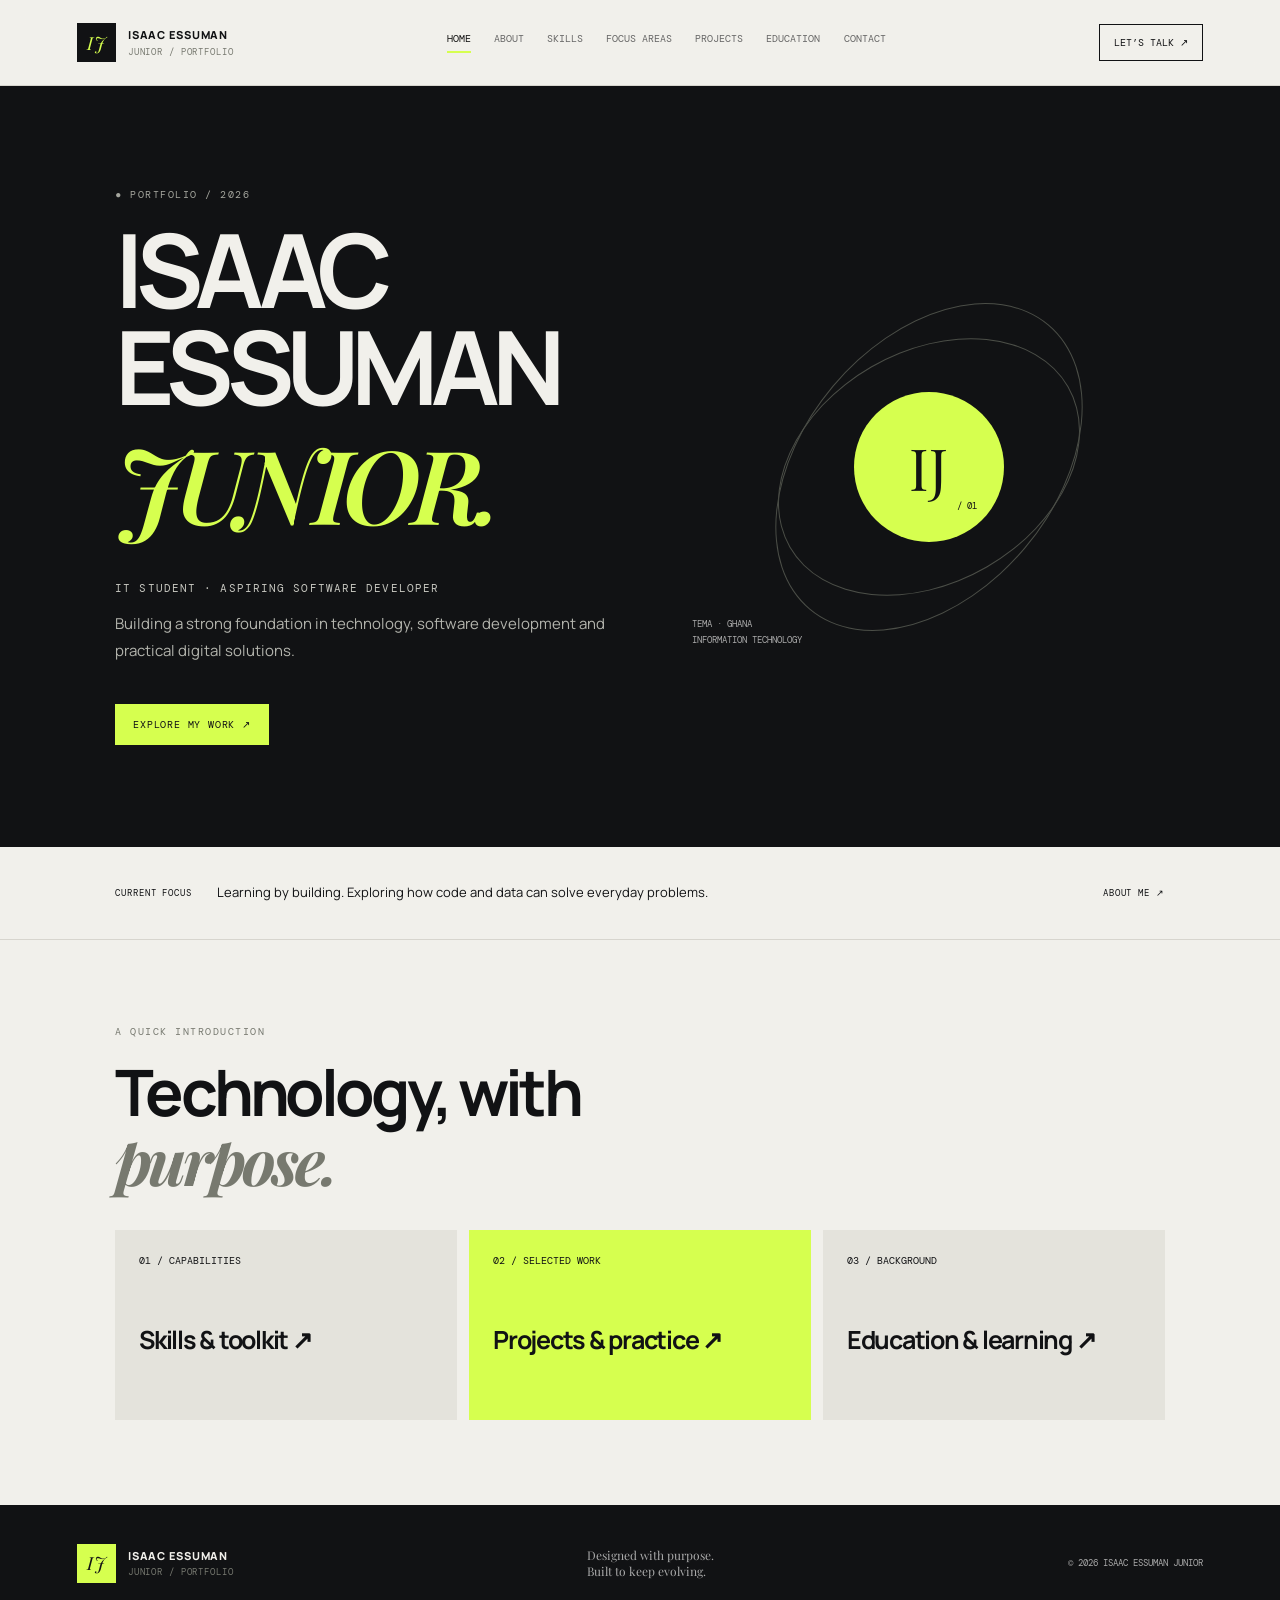
<file: index.html>
<!DOCTYPE html>
<html lang="en">
 <head>
  <meta charset="utf-8"/>
  <meta content="width=device-width,initial-scale=1" name="viewport"/>
  <meta content="Portfolio of Isaac Essuman Junior, IT student and aspiring software developer in Ghana." name="description"/>
  <title>
   Home | Isaac Essuman Junior
  </title>
  <link href="assets/favicon.svg" rel="icon"/>
  <link href="https://fonts.googleapis.com" rel="preconnect"/>
  <link href="https://fonts.googleapis.com/css2?family=DM+Mono&amp;family=Manrope:wght@400;500;600;700;800&amp;family=Playfair+Display:ital,wght@0,600;1,600&amp;display=swap" rel="stylesheet"/>
  <link href="styles.css" rel="stylesheet"/>
  <script defer="" src="script.js">
  </script>
 </head>
 <body>
  <header>
   <a class="brand" href="index.html">
    <i>
     IJ
    </i>
    <span>
     ISAAC ESSUMAN
     <br/>
     <small>
      JUNIOR / PORTFOLIO
     </small>
    </span>
   </a>
   <button aria-expanded="false" class="toggle">
    ☰
   </button>
   <nav>
    <a aria-current="page" href="index.html">
     Home
    </a>
    <a href="about.html">
     About
    </a>
    <a href="skills.html">
     Skills
    </a>
    <a href="services.html">
     Focus Areas
    </a>
    <a href="projects.html">
     Projects
    </a>
    <a href="education.html">
     Education
    </a>
    <a href="contact.html">
     Contact
    </a>
   </nav>
   <a class="talk" href="contact.html">
    LET&rsquo;S TALK &nearrow;
   </a>
  </header>
  <main>
   <section class="hero">
    <div>
     <p class="eyebrow">
      ● PORTFOLIO / 2026
     </p>
     <h1>
      ISAAC ESSUMAN
      <br/>
      <em>
       JUNIOR.
      </em>
     </h1>
     <p class="role">
      IT STUDENT &middot; ASPIRING SOFTWARE DEVELOPER
     </p>
     <p class="lead">
      Building a strong foundation in technology, software development and practical digital solutions.
     </p>
     <a class="btn" href="projects.html">
      EXPLORE MY WORK &nearrow;
     </a>
    </div>
    <div class="orb">
     <div>
      IJ
      <small>
       / 01
      </small>
     </div>
     <span>
      TEMA &middot; GHANA
      <br/>
      INFORMATION TECHNOLOGY
     </span>
    </div>
   </section>
   <section class="strip">
    <b>
     CURRENT FOCUS
    </b>
    <p>
     Learning by building. Exploring how code and data can solve everyday problems.
    </p>
    <a href="about.html">
     ABOUT ME &nearrow;
    </a>
   </section>
   <section class="section">
    <p class="eyebrow">
     A QUICK INTRODUCTION
    </p>
    <h2>
     Technology, with
     <br/>
     <em>
      purpose.
     </em>
    </h2>
    <div class="tiles">
     <a href="skills.html">
      01 / CAPABILITIES
      <h3>
       Skills &amp; toolkit &nearrow;
      </h3>
     </a>
     <a class="lime" href="projects.html">
      02 / SELECTED WORK
      <h3>
       Projects &amp; practice &nearrow;
      </h3>
     </a>
     <a href="education.html">
      03 / BACKGROUND
      <h3>
       Education &amp; learning &nearrow;
      </h3>
     </a>
    </div>
   </section>
  </main>
  <footer>
   <a class="brand" href="index.html">
    <i>
     IJ
    </i>
    <span>
     ISAAC ESSUMAN
     <br/>
     <small>
      JUNIOR / PORTFOLIO
     </small>
    </span>
   </a>
   <p>
    Designed with purpose.
    <br/>
    Built to keep evolving.
   </p>
   <small>
    &copy;
    <span class="year">
    </span>
    ISAAC ESSUMAN JUNIOR
   </small>
  </footer>
 </body>
</html>
</file>
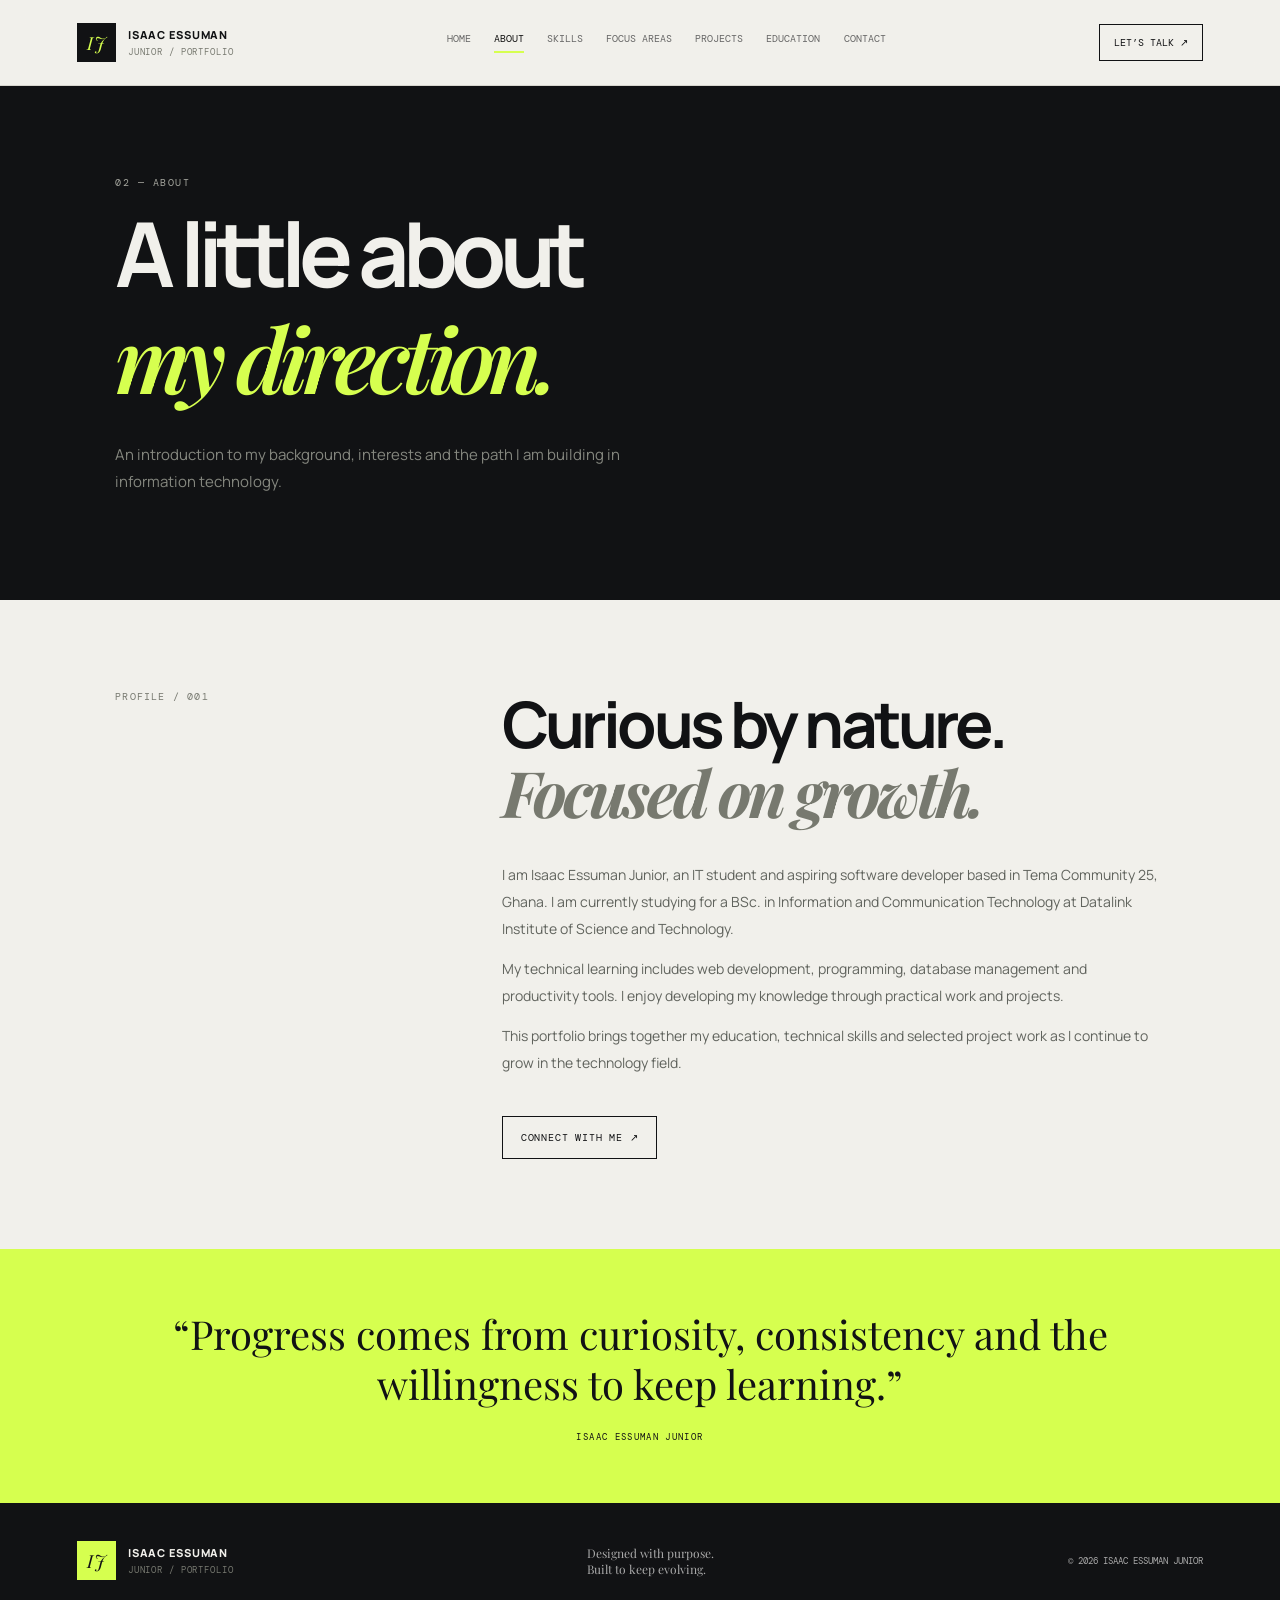
<file: about.html>
<!DOCTYPE html>
<html lang="en">
 <head>
  <meta charset="utf-8"/>
  <meta content="width=device-width,initial-scale=1" name="viewport"/>
  <meta content="Portfolio of Isaac Essuman Junior, IT student and aspiring software developer in Ghana." name="description"/>
  <title>
   About | Isaac Essuman Junior
  </title>
  <link href="assets/favicon.svg" rel="icon"/>
  <link href="https://fonts.googleapis.com" rel="preconnect"/>
  <link href="https://fonts.googleapis.com/css2?family=DM+Mono&amp;family=Manrope:wght@400;500;600;700;800&amp;family=Playfair+Display:ital,wght@0,600;1,600&amp;display=swap" rel="stylesheet"/>
  <link href="styles.css" rel="stylesheet"/>
  <script defer="" src="script.js">
  </script>
 </head>
 <body>
  <header>
   <a class="brand" href="index.html">
    <i>
     IJ
    </i>
    <span>
     ISAAC ESSUMAN
     <br/>
     <small>
      JUNIOR / PORTFOLIO
     </small>
    </span>
   </a>
   <button aria-expanded="false" class="toggle">
    ☰
   </button>
   <nav>
    <a href="index.html">
     Home
    </a>
    <a aria-current="page" href="about.html">
     About
    </a>
    <a href="skills.html">
     Skills
    </a>
    <a href="services.html">
     Focus Areas
    </a>
    <a href="projects.html">
     Projects
    </a>
    <a href="education.html">
     Education
    </a>
    <a href="contact.html">
     Contact
    </a>
   </nav>
   <a class="talk" href="contact.html">
    LET&rsquo;S TALK &nearrow;
   </a>
  </header>
  <main>
   <section class="pagehero">
    <p class="eyebrow">
     02 &mdash; ABOUT
    </p>
    <h1>
     A little about
     <br/>
     <em>
      my direction.
     </em>
    </h1>
    <p class="lead">
     An introduction to my background, interests and the path I am building in information technology.
    </p>
   </section>
   <section class="split">
    <aside>
     PROFILE / 001
    </aside>
    <div>
     <h2>
      Curious by nature.
      <br/>
      <em>
       Focused on growth.
      </em>
     </h2>
     <p>
      I am Isaac Essuman Junior, an IT student and aspiring software developer based in Tema Community 25, Ghana. I am currently studying for a BSc. in Information and Communication Technology at Datalink Institute of Science and Technology.
     </p>
     <p>
      My technical learning includes web development, programming, database management and productivity tools. I enjoy developing my knowledge through practical work and projects.
     </p>
     <p>
      This portfolio brings together my education, technical skills and selected project work as I continue to grow in the technology field.
     </p>
     <a class="btn outline" href="contact.html">
      CONNECT WITH ME &nearrow;
     </a>
    </div>
   </section>
   <section class="quote">
    &ldquo;Progress comes from curiosity, consistency and the willingness to keep learning.&rdquo;
    <small>
     ISAAC ESSUMAN JUNIOR
    </small>
   </section>
  </main>
  <footer>
   <a class="brand" href="index.html">
    <i>
     IJ
    </i>
    <span>
     ISAAC ESSUMAN
     <br/>
     <small>
      JUNIOR / PORTFOLIO
     </small>
    </span>
   </a>
   <p>
    Designed with purpose.
    <br/>
    Built to keep evolving.
   </p>
   <small>
    &copy;
    <span class="year">
    </span>
    ISAAC ESSUMAN JUNIOR
   </small>
  </footer>
 </body>
</html>
</file>
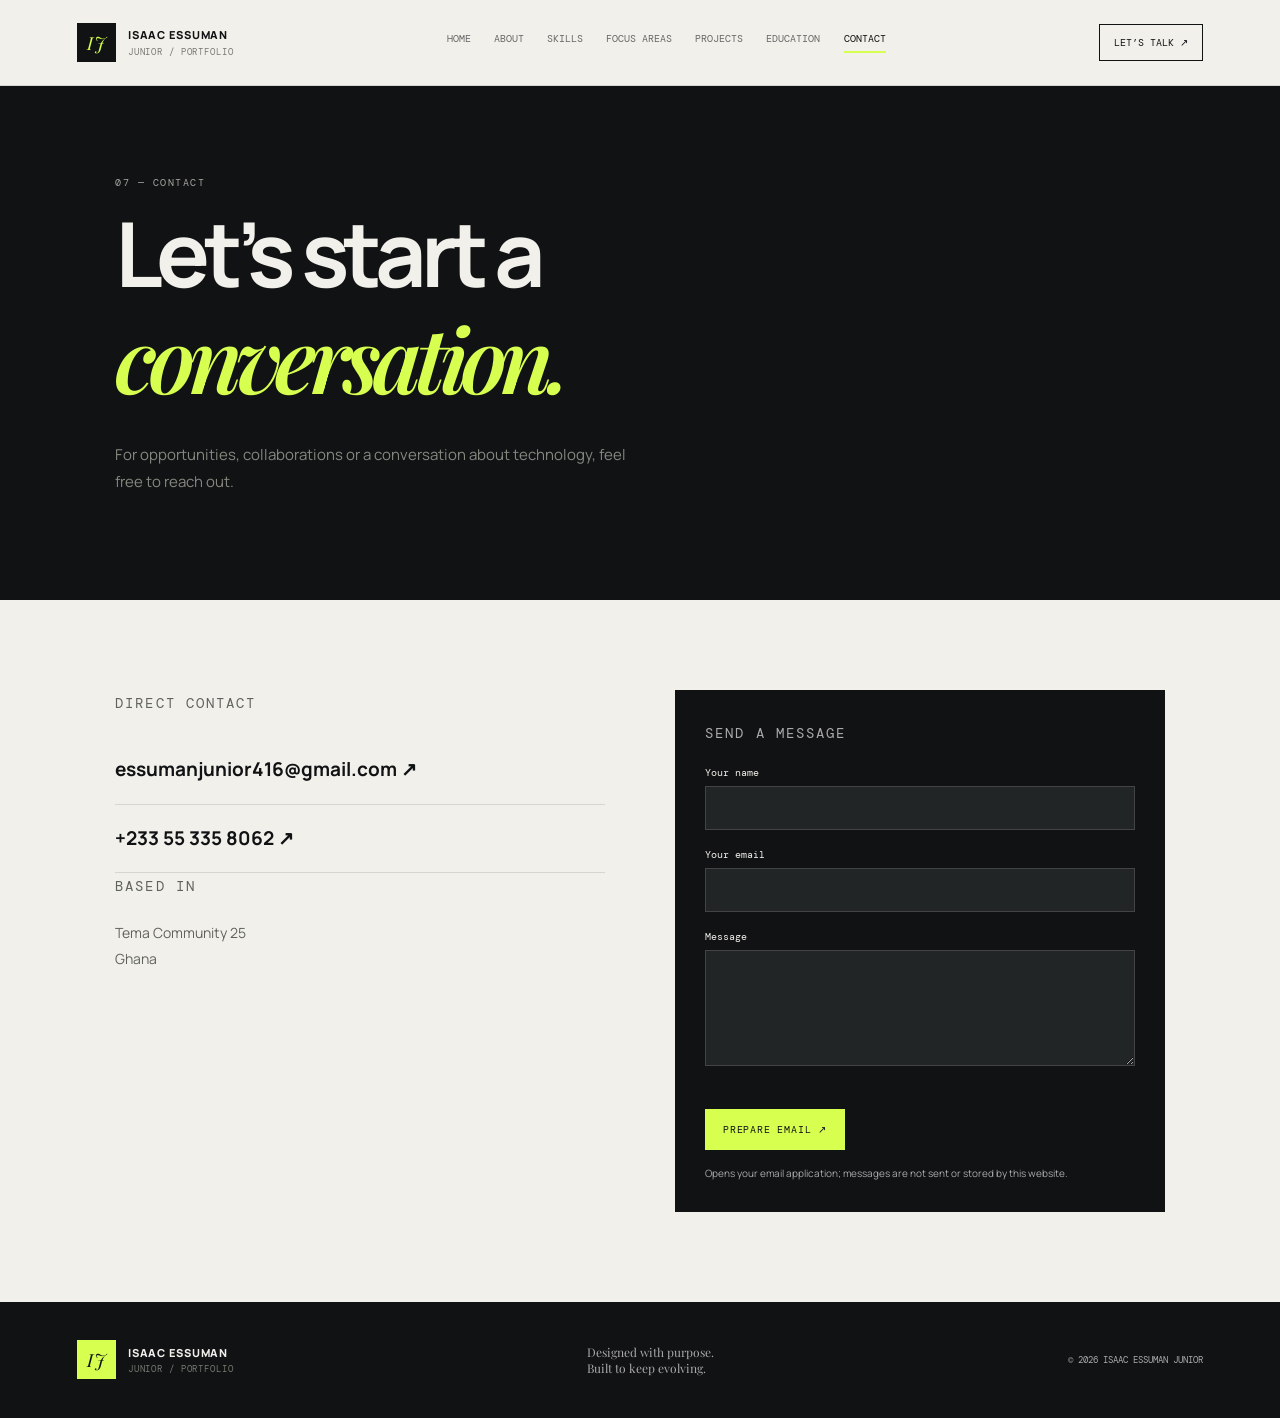
<file: contact.html>
<!DOCTYPE html>
<html lang="en">
 <head>
  <meta charset="utf-8"/>
  <meta content="width=device-width,initial-scale=1" name="viewport"/>
  <meta content="Portfolio of Isaac Essuman Junior, IT student and aspiring software developer in Ghana." name="description"/>
  <title>
   Contact | Isaac Essuman Junior
  </title>
  <link href="assets/favicon.svg" rel="icon"/>
  <link href="https://fonts.googleapis.com" rel="preconnect"/>
  <link href="https://fonts.googleapis.com/css2?family=DM+Mono&amp;family=Manrope:wght@400;500;600;700;800&amp;family=Playfair+Display:ital,wght@0,600;1,600&amp;display=swap" rel="stylesheet"/>
  <link href="styles.css" rel="stylesheet"/>
  <script defer="" src="script.js">
  </script>
 </head>
 <body>
  <header>
   <a class="brand" href="index.html">
    <i>
     IJ
    </i>
    <span>
     ISAAC ESSUMAN
     <br/>
     <small>
      JUNIOR / PORTFOLIO
     </small>
    </span>
   </a>
   <button aria-expanded="false" class="toggle">
    ☰
   </button>
   <nav>
    <a href="index.html">
     Home
    </a>
    <a href="about.html">
     About
    </a>
    <a href="skills.html">
     Skills
    </a>
    <a href="services.html">
     Focus Areas
    </a>
    <a href="projects.html">
     Projects
    </a>
    <a href="education.html">
     Education
    </a>
    <a aria-current="page" href="contact.html">
     Contact
    </a>
   </nav>
   <a class="talk" href="contact.html">
    LET&rsquo;S TALK &nearrow;
   </a>
  </header>
  <main>
   <section class="pagehero">
    <p class="eyebrow">
     07 &mdash; CONTACT
    </p>
    <h1>
     Let&rsquo;s start a
     <br/>
     <em>
      conversation.
     </em>
    </h1>
    <p class="lead">
     For opportunities, collaborations or a conversation about technology, feel free to reach out.
    </p>
   </section>
   <section class="split contact">
    <div>
     <p class="eyebrow">
      DIRECT CONTACT
     </p>
     <a class="contactlink" href="mailto:essumanjunior416@gmail.com">
      essumanjunior416@gmail.com &nearrow;
     </a>
     <a class="contactlink" href="tel:+233553358062">
      +233 55 335 8062 &nearrow;
     </a>
     <p class="eyebrow">
      BASED IN
     </p>
     <p>
      Tema Community 25
      <br/>
      Ghana
     </p>
    </div>
    <form id="contactForm">
     <p class="eyebrow">
      SEND A MESSAGE
     </p>
     <label>
      Your name
      <input name="sender" required=""/>
     </label>
     <label>
      Your email
      <input name="reply" required="" type="email"/>
     </label>
     <label>
      Message
      <textarea name="message" required="" rows="5"></textarea>
     </label>
     <button class="btn">
      PREPARE EMAIL &nearrow;
     </button>
     <small id="formNote">
      Opens your email application; messages are not sent or stored by this website.
     </small>
    </form>
   </section>
  </main>
  <footer>
   <a class="brand" href="index.html">
    <i>
     IJ
    </i>
    <span>
     ISAAC ESSUMAN
     <br/>
     <small>
      JUNIOR / PORTFOLIO
     </small>
    </span>
   </a>
   <p>
    Designed with purpose.
    <br/>
    Built to keep evolving.
   </p>
   <small>
    &copy;
    <span class="year">
    </span>
    ISAAC ESSUMAN JUNIOR
   </small>
  </footer>
 </body>
</html>
</file>
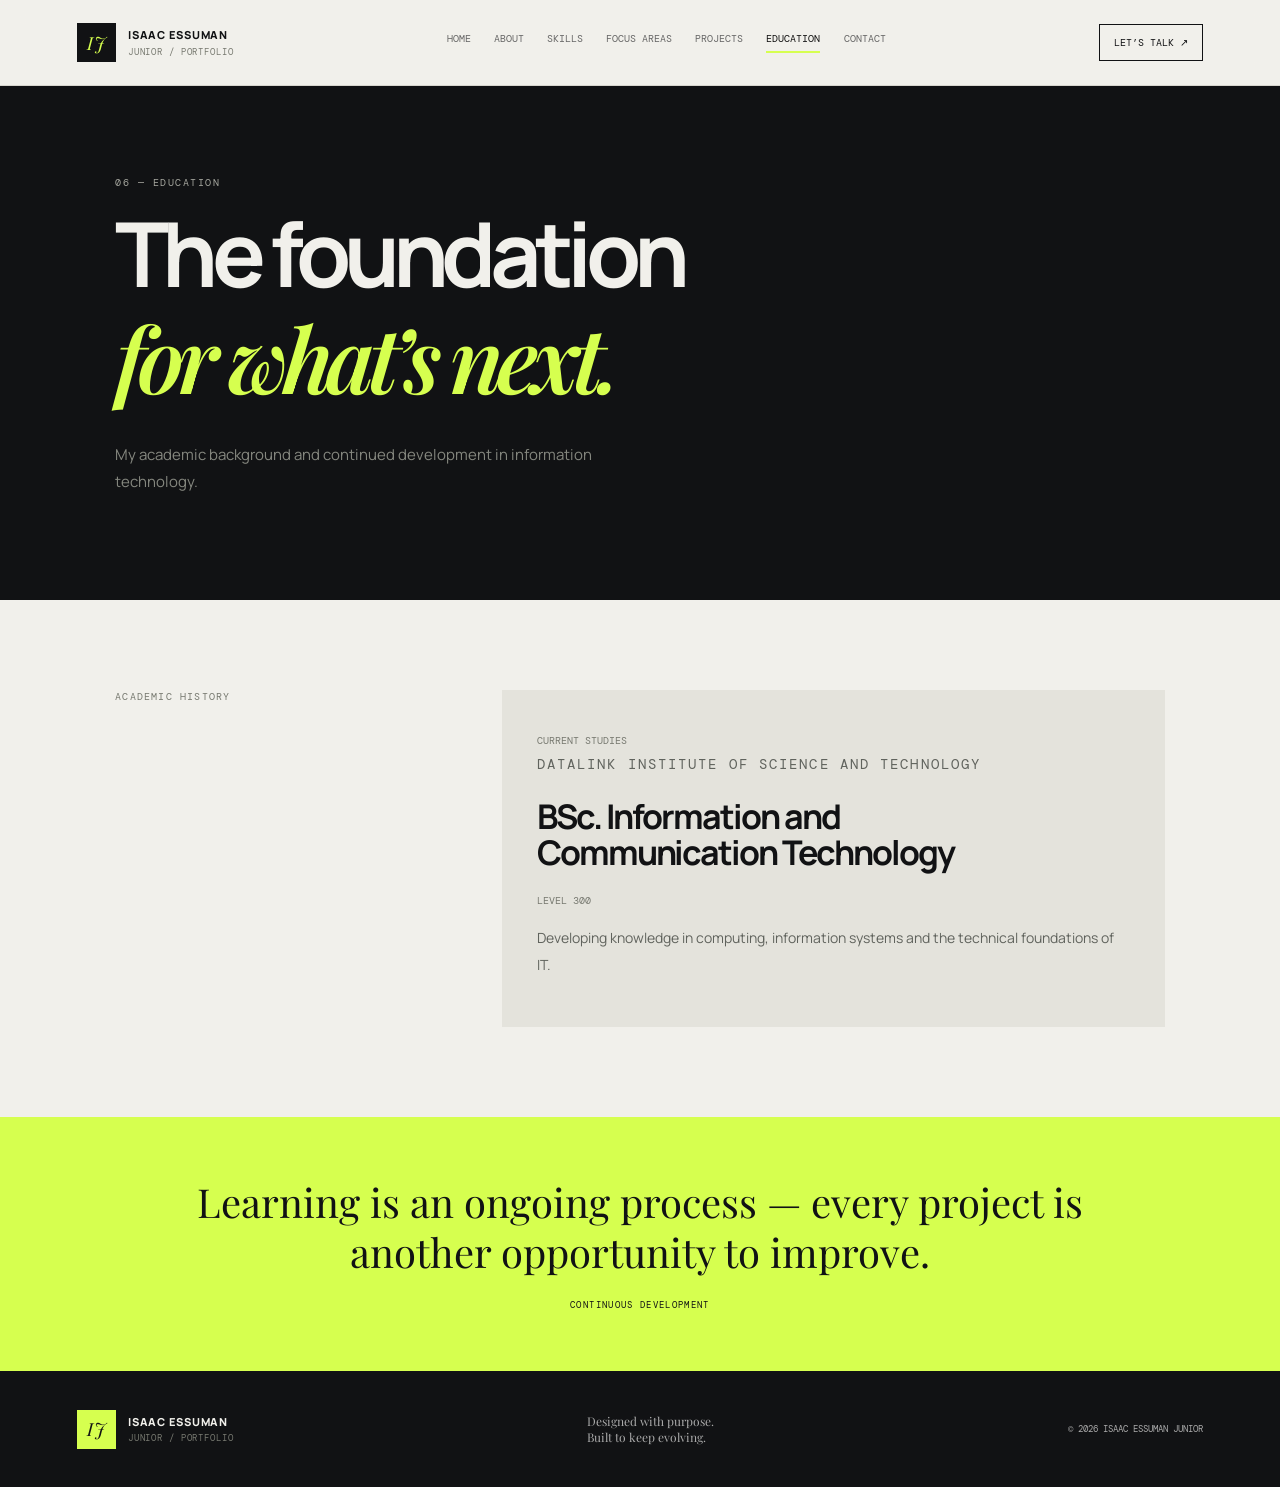
<file: education.html>
<!DOCTYPE html>
<html lang="en">
 <head>
  <meta charset="utf-8"/>
  <meta content="width=device-width,initial-scale=1" name="viewport"/>
  <meta content="Portfolio of Isaac Essuman Junior, IT student and aspiring software developer in Ghana." name="description"/>
  <title>
   Education | Isaac Essuman Junior
  </title>
  <link href="assets/favicon.svg" rel="icon"/>
  <link href="https://fonts.googleapis.com" rel="preconnect"/>
  <link href="https://fonts.googleapis.com/css2?family=DM+Mono&amp;family=Manrope:wght@400;500;600;700;800&amp;family=Playfair+Display:ital,wght@0,600;1,600&amp;display=swap" rel="stylesheet"/>
  <link href="styles.css" rel="stylesheet"/>
  <script defer="" src="script.js">
  </script>
 </head>
 <body>
  <header>
   <a class="brand" href="index.html">
    <i>
     IJ
    </i>
    <span>
     ISAAC ESSUMAN
     <br/>
     <small>
      JUNIOR / PORTFOLIO
     </small>
    </span>
   </a>
   <button aria-expanded="false" class="toggle">
    ☰
   </button>
   <nav>
    <a href="index.html">
     Home
    </a>
    <a href="about.html">
     About
    </a>
    <a href="skills.html">
     Skills
    </a>
    <a href="services.html">
     Focus Areas
    </a>
    <a href="projects.html">
     Projects
    </a>
    <a aria-current="page" href="education.html">
     Education
    </a>
    <a href="contact.html">
     Contact
    </a>
   </nav>
   <a class="talk" href="contact.html">
    LET&rsquo;S TALK &nearrow;
   </a>
  </header>
  <main>
   <section class="pagehero">
    <p class="eyebrow">
     06 &mdash; EDUCATION
    </p>
    <h1>
     The foundation
     <br/>
     <em>
      for what&rsquo;s next.
     </em>
    </h1>
    <p class="lead">
     My academic background and continued development in information technology.
    </p>
   </section>
   <section class="split">
    <aside>
     ACADEMIC HISTORY
    </aside>
    <div class="edu">
     <small>
      CURRENT STUDIES
     </small>
     <p class="eyebrow">
      DATALINK INSTITUTE OF SCIENCE AND TECHNOLOGY
     </p>
     <h2>
      BSc. Information and
      <br/>
      Communication Technology
     </h2>
     <b>
      LEVEL 300
     </b>
     <p>
      Developing knowledge in computing, information systems and the technical foundations of IT.
     </p>
    </div>
   </section>
   <section class="quote">
    Learning is an ongoing process &mdash; every project is another opportunity to improve.
    <small>
     CONTINUOUS DEVELOPMENT
    </small>
   </section>
  </main>
  <footer>
   <a class="brand" href="index.html">
    <i>
     IJ
    </i>
    <span>
     ISAAC ESSUMAN
     <br/>
     <small>
      JUNIOR / PORTFOLIO
     </small>
    </span>
   </a>
   <p>
    Designed with purpose.
    <br/>
    Built to keep evolving.
   </p>
   <small>
    &copy;
    <span class="year">
    </span>
    ISAAC ESSUMAN JUNIOR
   </small>
  </footer>
 </body>
</html>
</file>
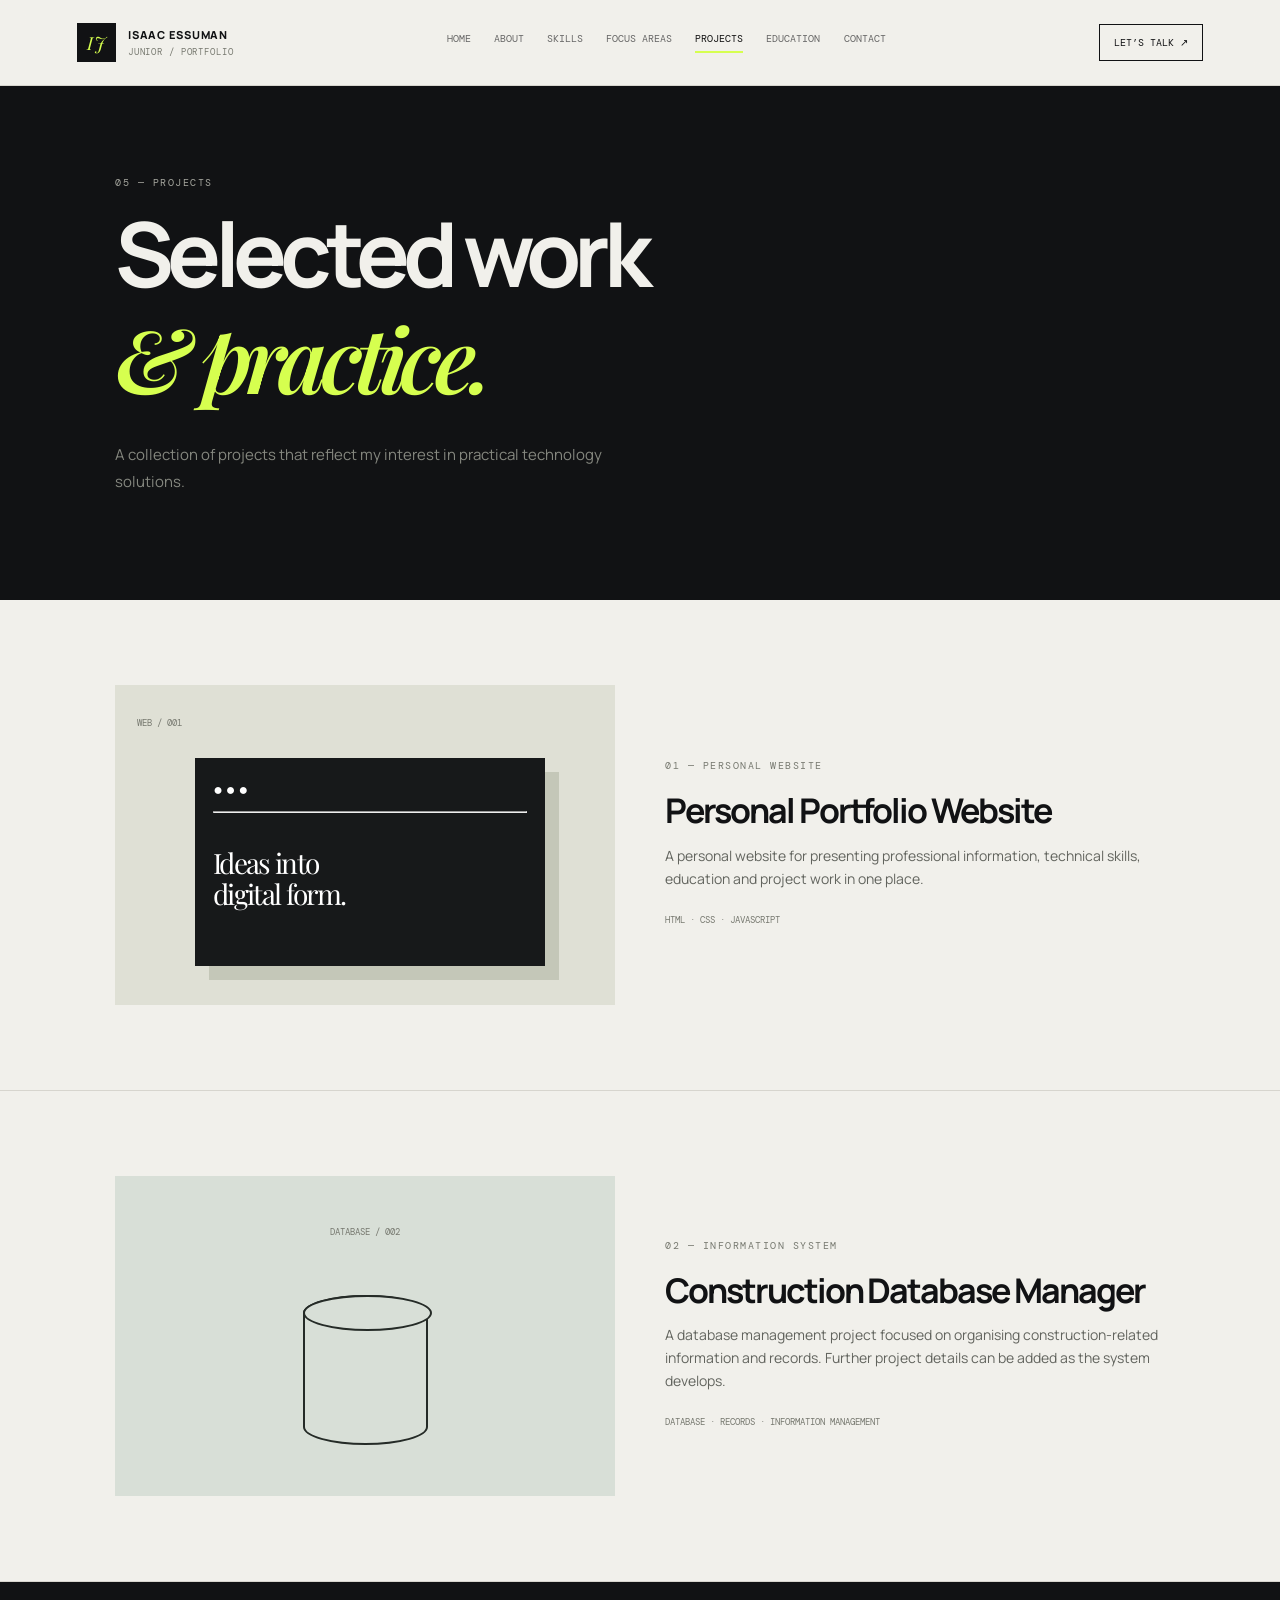
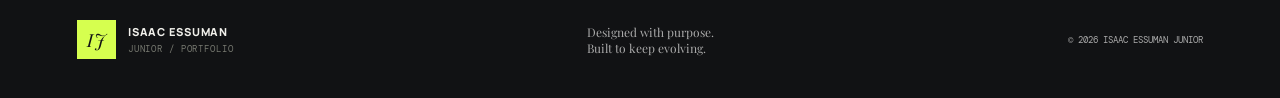
<file: projects.html>
<!DOCTYPE html>
<html lang="en">
 <head>
  <meta charset="utf-8"/>
  <meta content="width=device-width,initial-scale=1" name="viewport"/>
  <meta content="Portfolio of Isaac Essuman Junior, IT student and aspiring software developer in Ghana." name="description"/>
  <title>
   Projects | Isaac Essuman Junior
  </title>
  <link href="assets/favicon.svg" rel="icon"/>
  <link href="https://fonts.googleapis.com" rel="preconnect"/>
  <link href="https://fonts.googleapis.com/css2?family=DM+Mono&amp;family=Manrope:wght@400;500;600;700;800&amp;family=Playfair+Display:ital,wght@0,600;1,600&amp;display=swap" rel="stylesheet"/>
  <link href="styles.css" rel="stylesheet"/>
  <script defer="" src="script.js">
  </script>
 </head>
 <body>
  <header>
   <a class="brand" href="index.html">
    <i>
     IJ
    </i>
    <span>
     ISAAC ESSUMAN
     <br/>
     <small>
      JUNIOR / PORTFOLIO
     </small>
    </span>
   </a>
   <button aria-expanded="false" class="toggle">
    ☰
   </button>
   <nav>
    <a href="index.html">
     Home
    </a>
    <a href="about.html">
     About
    </a>
    <a href="skills.html">
     Skills
    </a>
    <a href="services.html">
     Focus Areas
    </a>
    <a aria-current="page" href="projects.html">
     Projects
    </a>
    <a href="education.html">
     Education
    </a>
    <a href="contact.html">
     Contact
    </a>
   </nav>
   <a class="talk" href="contact.html">
    LET&rsquo;S TALK &nearrow;
   </a>
  </header>
  <main>
   <section class="pagehero">
    <p class="eyebrow">
     05 &mdash; PROJECTS
    </p>
    <h1>
     Selected work
     <br/>
     <em>
      &amp; practice.
     </em>
    </h1>
    <p class="lead">
     A collection of projects that reflect my interest in practical technology solutions.
    </p>
   </section>
   <section class="section project">
    <div class="mock">
     <small>
      WEB / 001
     </small>
     <div class="mockwindow">
      ● ● ●
      <hr/>
      <h2>
       Ideas into
       <br/>
       digital form.
      </h2>
     </div>
    </div>
    <div>
     <p class="eyebrow">
      01 &mdash; PERSONAL WEBSITE
     </p>
     <h2>
      Personal Portfolio Website
     </h2>
     <p>
      A personal website for presenting professional information, technical skills, education and project work in one place.
     </p>
     <small>
      HTML &middot; CSS &middot; JAVASCRIPT
     </small>
    </div>
   </section>
   <section class="section project">
    <div class="mock database">
     <small>
      DATABASE / 002
     </small>
     <div class="cylinder">
     </div>
    </div>
    <div>
     <p class="eyebrow">
      02 &mdash; INFORMATION SYSTEM
     </p>
     <h2>
      Construction Database Manager
     </h2>
     <p>
      A database management project focused on organising construction-related information and records. Further project details can be added as the system develops.
     </p>
     <small>
      DATABASE &middot; RECORDS &middot; INFORMATION MANAGEMENT
     </small>
    </div>
   </section>
  </main>
  <footer>
   <a class="brand" href="index.html">
    <i>
     IJ
    </i>
    <span>
     ISAAC ESSUMAN
     <br/>
     <small>
      JUNIOR / PORTFOLIO
     </small>
    </span>
   </a>
   <p>
    Designed with purpose.
    <br/>
    Built to keep evolving.
   </p>
   <small>
    &copy;
    <span class="year">
    </span>
    ISAAC ESSUMAN JUNIOR
   </small>
  </footer>
 </body>
</html>
</file>
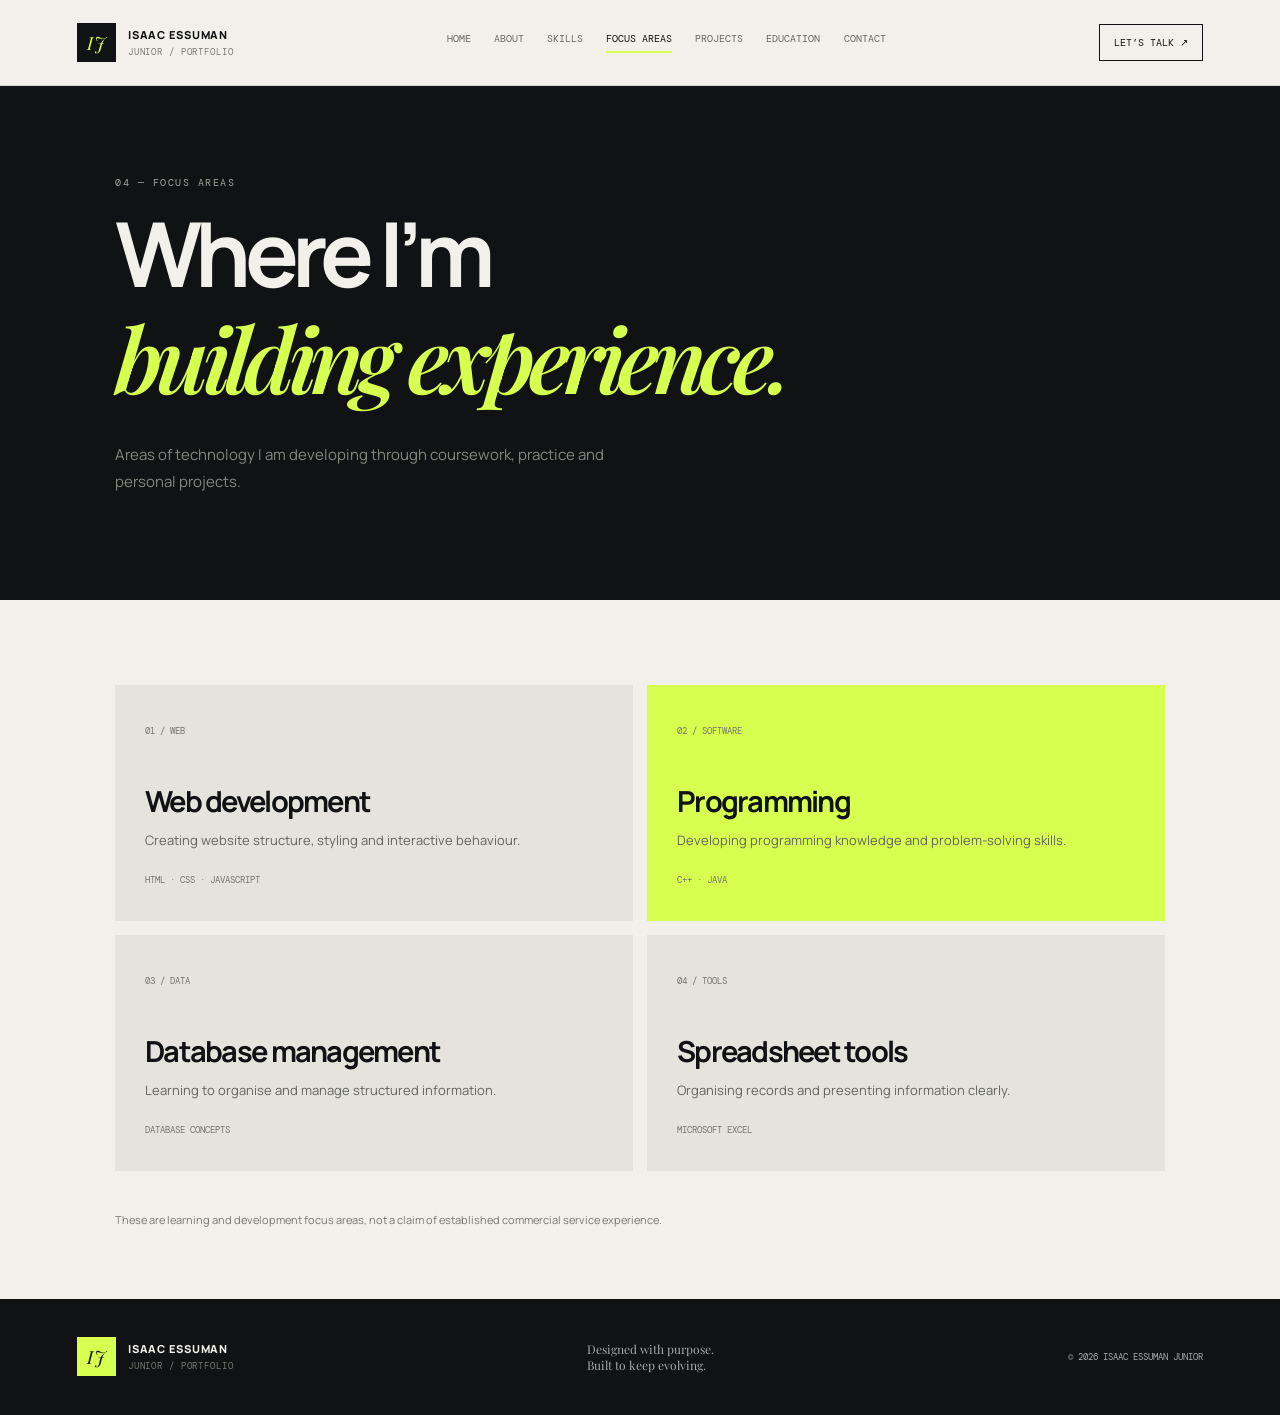
<file: services.html>
<!DOCTYPE html>
<html lang="en">
 <head>
  <meta charset="utf-8"/>
  <meta content="width=device-width,initial-scale=1" name="viewport"/>
  <meta content="Portfolio of Isaac Essuman Junior, IT student and aspiring software developer in Ghana." name="description"/>
  <title>
   Focus Areas | Isaac Essuman Junior
  </title>
  <link href="assets/favicon.svg" rel="icon"/>
  <link href="https://fonts.googleapis.com" rel="preconnect"/>
  <link href="https://fonts.googleapis.com/css2?family=DM+Mono&amp;family=Manrope:wght@400;500;600;700;800&amp;family=Playfair+Display:ital,wght@0,600;1,600&amp;display=swap" rel="stylesheet"/>
  <link href="styles.css" rel="stylesheet"/>
  <script defer="" src="script.js">
  </script>
 </head>
 <body>
  <header>
   <a class="brand" href="index.html">
    <i>
     IJ
    </i>
    <span>
     ISAAC ESSUMAN
     <br/>
     <small>
      JUNIOR / PORTFOLIO
     </small>
    </span>
   </a>
   <button aria-expanded="false" class="toggle">
    ☰
   </button>
   <nav>
    <a href="index.html">
     Home
    </a>
    <a href="about.html">
     About
    </a>
    <a href="skills.html">
     Skills
    </a>
    <a aria-current="page" href="services.html">
     Focus Areas
    </a>
    <a href="projects.html">
     Projects
    </a>
    <a href="education.html">
     Education
    </a>
    <a href="contact.html">
     Contact
    </a>
   </nav>
   <a class="talk" href="contact.html">
    LET&rsquo;S TALK &nearrow;
   </a>
  </header>
  <main>
   <section class="pagehero">
    <p class="eyebrow">
     04 &mdash; FOCUS AREAS
    </p>
    <h1>
     Where I&rsquo;m
     <br/>
     <em>
      building experience.
     </em>
    </h1>
    <p class="lead">
     Areas of technology I am developing through coursework, practice and personal projects.
    </p>
   </section>
   <section class="section cards">
    <article>
     <small>
      01 / WEB
     </small>
     <h2>
      Web development
     </h2>
     <p>
      Creating website structure, styling and interactive behaviour.
     </p>
     <b>
      HTML &middot; CSS &middot; JAVASCRIPT
     </b>
    </article>
    <article>
     <small>
      02 / SOFTWARE
     </small>
     <h2>
      Programming
     </h2>
     <p>
      Developing programming knowledge and problem-solving skills.
     </p>
     <b>
      C++ &middot; JAVA
     </b>
    </article>
    <article>
     <small>
      03 / DATA
     </small>
     <h2>
      Database management
     </h2>
     <p>
      Learning to organise and manage structured information.
     </p>
     <b>
      DATABASE CONCEPTS
     </b>
    </article>
    <article>
     <small>
      04 / TOOLS
     </small>
     <h2>
      Spreadsheet tools
     </h2>
     <p>
      Organising records and presenting information clearly.
     </p>
     <b>
      MICROSOFT EXCEL
     </b>
    </article>
   </section>
   <p class="note">
    These are learning and development focus areas, not a claim of established commercial service experience.
   </p>
  </main>
  <footer>
   <a class="brand" href="index.html">
    <i>
     IJ
    </i>
    <span>
     ISAAC ESSUMAN
     <br/>
     <small>
      JUNIOR / PORTFOLIO
     </small>
    </span>
   </a>
   <p>
    Designed with purpose.
    <br/>
    Built to keep evolving.
   </p>
   <small>
    &copy;
    <span class="year">
    </span>
    ISAAC ESSUMAN JUNIOR
   </small>
  </footer>
 </body>
</html>
</file>
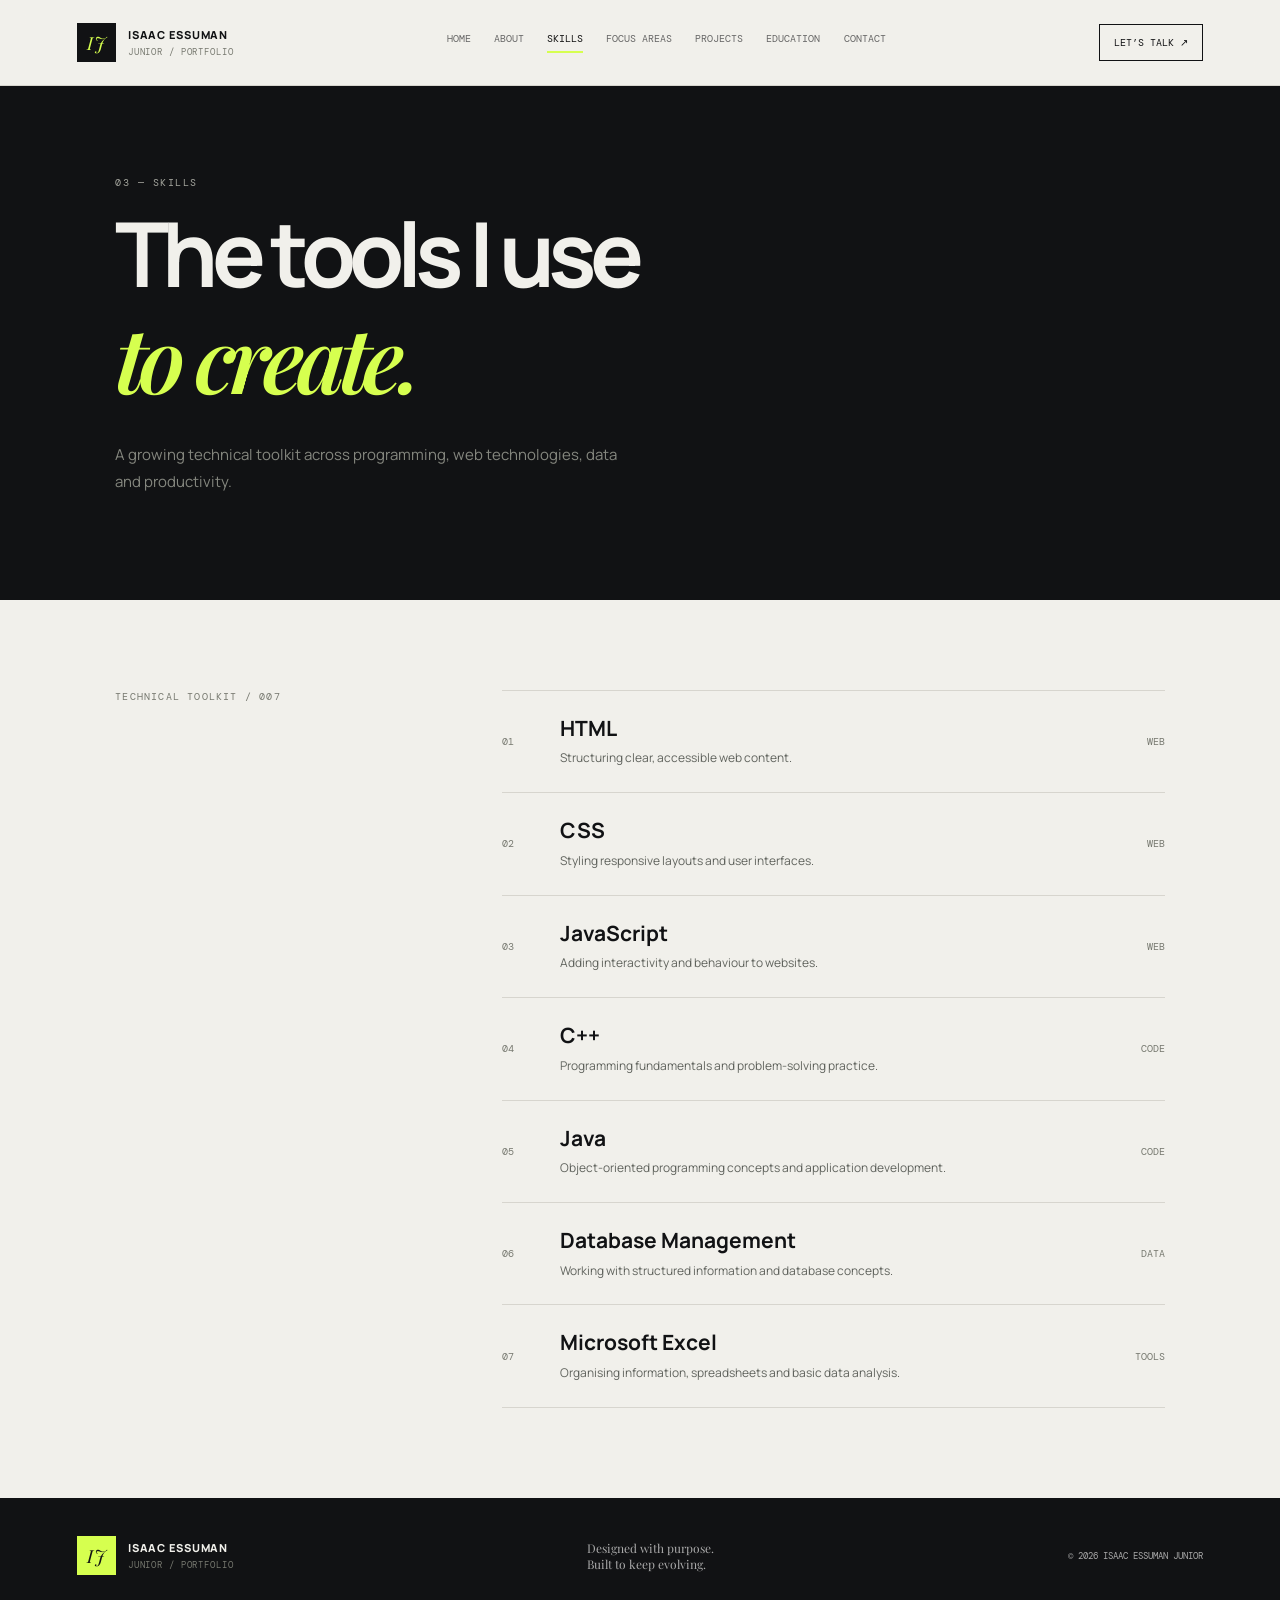
<file: skills.html>
<!DOCTYPE html>
<html lang="en">
 <head>
  <meta charset="utf-8"/>
  <meta content="width=device-width,initial-scale=1" name="viewport"/>
  <meta content="Portfolio of Isaac Essuman Junior, IT student and aspiring software developer in Ghana." name="description"/>
  <title>
   Skills | Isaac Essuman Junior
  </title>
  <link href="assets/favicon.svg" rel="icon"/>
  <link href="https://fonts.googleapis.com" rel="preconnect"/>
  <link href="https://fonts.googleapis.com/css2?family=DM+Mono&amp;family=Manrope:wght@400;500;600;700;800&amp;family=Playfair+Display:ital,wght@0,600;1,600&amp;display=swap" rel="stylesheet"/>
  <link href="styles.css" rel="stylesheet"/>
  <script defer="" src="script.js">
  </script>
 </head>
 <body>
  <header>
   <a class="brand" href="index.html">
    <i>
     IJ
    </i>
    <span>
     ISAAC ESSUMAN
     <br/>
     <small>
      JUNIOR / PORTFOLIO
     </small>
    </span>
   </a>
   <button aria-expanded="false" class="toggle">
    ☰
   </button>
   <nav>
    <a href="index.html">
     Home
    </a>
    <a href="about.html">
     About
    </a>
    <a aria-current="page" href="skills.html">
     Skills
    </a>
    <a href="services.html">
     Focus Areas
    </a>
    <a href="projects.html">
     Projects
    </a>
    <a href="education.html">
     Education
    </a>
    <a href="contact.html">
     Contact
    </a>
   </nav>
   <a class="talk" href="contact.html">
    LET&rsquo;S TALK &nearrow;
   </a>
  </header>
  <main>
   <section class="pagehero">
    <p class="eyebrow">
     03 &mdash; SKILLS
    </p>
    <h1>
     The tools I use
     <br/>
     <em>
      to create.
     </em>
    </h1>
    <p class="lead">
     A growing technical toolkit across programming, web technologies, data and productivity.
    </p>
   </section>
   <section class="split">
    <aside>
     TECHNICAL TOOLKIT / 007
    </aside>
    <div class="skilllist">
     <article>
      <b>
       01
      </b>
      <div>
       <h3>
        HTML
       </h3>
       <p>
        Structuring clear, accessible web content.
       </p>
      </div>
      <small>
       WEB
      </small>
     </article>
     <article>
      <b>
       02
      </b>
      <div>
       <h3>
        CSS
       </h3>
       <p>
        Styling responsive layouts and user interfaces.
       </p>
      </div>
      <small>
       WEB
      </small>
     </article>
     <article>
      <b>
       03
      </b>
      <div>
       <h3>
        JavaScript
       </h3>
       <p>
        Adding interactivity and behaviour to websites.
       </p>
      </div>
      <small>
       WEB
      </small>
     </article>
     <article>
      <b>
       04
      </b>
      <div>
       <h3>
        C++
       </h3>
       <p>
        Programming fundamentals and problem-solving practice.
       </p>
      </div>
      <small>
       CODE
      </small>
     </article>
     <article>
      <b>
       05
      </b>
      <div>
       <h3>
        Java
       </h3>
       <p>
        Object-oriented programming concepts and application development.
       </p>
      </div>
      <small>
       CODE
      </small>
     </article>
     <article>
      <b>
       06
      </b>
      <div>
       <h3>
        Database Management
       </h3>
       <p>
        Working with structured information and database concepts.
       </p>
      </div>
      <small>
       DATA
      </small>
     </article>
     <article>
      <b>
       07
      </b>
      <div>
       <h3>
        Microsoft Excel
       </h3>
       <p>
        Organising information, spreadsheets and basic data analysis.
       </p>
      </div>
      <small>
       TOOLS
      </small>
     </article>
    </div>
   </section>
  </main>
  <footer>
   <a class="brand" href="index.html">
    <i>
     IJ
    </i>
    <span>
     ISAAC ESSUMAN
     <br/>
     <small>
      JUNIOR / PORTFOLIO
     </small>
    </span>
   </a>
   <p>
    Designed with purpose.
    <br/>
    Built to keep evolving.
   </p>
   <small>
    &copy;
    <span class="year">
    </span>
    ISAAC ESSUMAN JUNIOR
   </small>
  </footer>
 </body>
</html>
</file>
<file: styles.css>
:root
{
    --black:#111214;
    --paper:#f1f0eb;
    --grey:#777970;
    --line:#d7d5ce;
    --lime:#d6ff4f;
    --mono:'DM Mono',monospace;
    --sans:'Manrope',sans-serif;
    --serif:'Playfair Display',serif
}
*
{
    box-sizing:border-box
}
body
{
    margin:0;
    background:var(--paper);
    color:var(--black);
    font-family:var(--sans);
    line-height:1.65
}
a
{
    color:inherit;
    text-decoration:none
}
header
{
    height:86px;
    padding:0 6%;
    display:flex;
    align-items:center;
    justify-content:space-between;
    border-bottom:1px solid var(--line);
    position:sticky;
    top:0;
    background:#f1f0ebed;
    backdrop-filter:blur(12px);
    z-index:5
}
.brand
{
    display:flex;
    align-items:center;
    gap:12px;
    font-size:11px;
    font-weight:800;
    letter-spacing:.08em;
    line-height:1.4
}
.brand i
{
    width:39px;
    height:39px;
    background:var(--black);
    color:var(--lime);
    display:grid;
    place-items:center;
    font:italic 18px var(--serif)
}
.brand small
{
    font:9px var(--mono);
    color:var(--grey)
}
nav
{
    display:flex;
    gap:clamp(10px,1.8vw,26px)
}
nav a,.talk
{
    font:10px var(--mono);
    text-transform:uppercase
}
nav a
{
    color:#666
}
nav a[aria-current=page]
{
    color:#111;
    border-bottom:2px solid var(--lime);
    padding-bottom:6px
}
.talk
{
    border:1px solid;
    padding:11px 14px
}
.toggle
{
    display:none
}
.hero
{
    background:var(--black);
    color:var(--paper);
    min-height:620px;
    padding:8% 9%;
    display:grid;
    grid-template-columns:1.1fr .9fr;
    align-items:center;
    overflow:hidden
}
.eyebrow
{
    font:10px var(--mono);
    letter-spacing:.15em;
    color:var(--grey);
    margin:0 0 20px
}
.hero .eyebrow,.pagehero .eyebrow
{
    color:#a5a69e
}
.hero h1
{
    font-size:clamp(52px,8vw,108px);
    line-height:.94;
    letter-spacing:-.08em;
    margin:0
}
.hero h1 em,.pagehero h1 em
{
    font:italic 600 1em var(--serif);
    color:var(--lime)
}
.role
{
    font:11px var(--mono);
    letter-spacing:.1em;
    margin:30px 0 12px;
    color:#c6c6bf
}
.lead
{
    max-width:520px;
    color:#85877f;
    font-size:15px;
    line-height:1.8
}
.hero .lead
{
    color:#b3b4ad
}
.btn
{
    display:inline-block;
    background:var(--lime);
    color:var(--black);
    border:0;
    padding:14px 18px;
    margin-top:25px;
    font:10px var(--mono);
    letter-spacing:.08em;
    cursor:pointer
}
.orb
{
    height:380px;
    display:grid;
    place-items:center;
    position:relative
}
.orb:before,.orb:after
{
    content:'';
    position:absolute;
    width:320px;
    height:230px;
    border:1px solid #4b4e47;
    border-radius:50%;
    transform:rotate(-30deg)
}
.orb:after
{
    width:250px;
    height:370px;
    transform:rotate(40deg)
}
.orb div
{
    width:150px;
    height:150px;
    border-radius:50%;
    background:var(--lime);
    color:var(--black);
    display:grid;
    place-items:center;
    font:58px var(--serif);
    position:relative;
    z-index:1
}
.orb div small
{
    position:absolute;
    bottom:30px;
    right:27px;
    font:9px var(--mono)
}
.orb span
{
    position:absolute;
    bottom:8px;
    left:0;
    font:9px var(--mono);
    line-height:1.8;
    color:#aaa
}
.strip
{
    display:flex;
    align-items:center;
    gap:25px;
    padding:22px 9%;
    border-bottom:1px solid var(--line)
}
.strip b,.strip a
{
    font:9px var(--mono);
    letter-spacing:.1em;
    white-space:nowrap
}
.strip p
{
    flex:1;
    font-size:13px
}
.section
{
    padding:85px 9%
}
.section h2,.split h2
{
    font-size:clamp(38px,5vw,64px);
    line-height:1.06;
    letter-spacing:-.06em;
    margin:0 0 35px
}
.section h2 em,.split h2 em
{
    font-family:var(--serif);
    color:#77796f
}
.tiles
{
    display:grid;
    grid-template-columns:repeat(3,1fr);
    gap:12px
}
.tiles a
{
    background:#e4e3dc;
    min-height:190px;
    padding:24px;
    font:10px var(--mono)
}
.tiles a.lime
{
    background:var(--lime)
}
.tiles h3
{
    font:700 25px var(--sans);
    letter-spacing:-.05em;
    margin-top:55px
}
.pagehero
{
    background:var(--black);
    color:var(--paper);
    padding:90px 9%
}
.pagehero h1
{
    font-size:clamp(50px,7vw,90px);
    line-height:.98;
    letter-spacing:-.075em;
    margin:0 0 25px
}
.pagehero h1 em
{
    color:var(--lime)
}
.split
{
    padding:90px 9%;
    display:grid;
    grid-template-columns:1fr 2fr;
    gap:55px
}
.split aside
{
    font:10px var(--mono);
    letter-spacing:.12em;
    color:var(--grey)
}
.split p
{
    max-width:700px;
    color:#60635d;
    font-size:14px;
    line-height:1.9
}
.outline
{
    background:transparent;
    border:1px solid var(--black)
}
.quote
{
    background:var(--lime);
    padding:60px 12%;
    text-align:center;
    font:clamp(25px,4vw,40px) var(--serif);
    line-height:1.25
}
.quote small
{
    display:block;
    font:9px var(--mono);
    letter-spacing:.15em;
    margin-top:22px
}
.skilllist
{
    border-top:1px solid var(--line)
}
.skilllist article
{
    display:grid;
    grid-template-columns:40px 1fr auto;
    gap:18px;
    align-items:center;
    padding:20px 0;
    border-bottom:1px solid var(--line)
}
.skilllist article>b,.skilllist article>small
{
    font:10px var(--mono);
    color:var(--grey)
}
.skilllist h3
{
    margin:0;
    font-size:21px
}
.skilllist p
{
    margin:2px 0;
    font-size:12px
}
.cards
{
    display:grid;
    grid-template-columns:repeat(2,1fr);
    gap:14px
}
.cards article
{
    background:#e4e3dc;
    padding:30px;
    min-height:235px
}
.cards article:nth-child(2)
{
    background:var(--lime)
}
.cards small,.cards b
{
    font:9px var(--mono);
    color:#74766d
}
.cards h2
{
    font-size:29px;
    margin:45px 0 10px
}
.cards p
{
    font-size:13px;
    color:#62645e
}
.note
{
    margin:-45px 9% 70px;
    font-size:11px;
    color:var(--grey)
}
.project
{
    display:grid;
    grid-template-columns:1fr 1fr;
    gap:50px;
    align-items:center;
    border-bottom:1px solid var(--line)
}
.project h2
{
    font-size:34px;
    margin:0 0 15px
}
.project p:not(.eyebrow)
{
    font-size:14px;
    color:#62645e
}
.project small
{
    font:9px var(--mono);
    color:var(--grey)
}
.mock
{
    height:320px;
    background:#dfe0d5;
    padding:22px;
    position:relative
}
.mock>small
{
    font:9px var(--mono)
}
.mockwindow
{
    position:absolute;
    left:16%;
    top:23%;
    width:70%;
    height:65%;
    background:#17191a;
    color:white;
    padding:18px;
    box-shadow:14px 14px #c4c7b8
}
.mockwindow h2
{
    font:28px var(--serif);
    line-height:1.1;
    margin-top:35px
}
.database
{
    background:#d8dfd7;
    display:grid;
    place-items:center
}
.cylinder
{
    width:125px;
    height:150px;
    border:2px solid #252b27;
    border-radius:50%/12%;
    position:relative
}
.cylinder:before
{
    content:'';
    position:absolute;
    top:-2px;
    left:-2px;
    width:125px;
    height:32px;
    border:2px solid #252b27;
    border-radius:50%;
    background:#d8dfd7
}
.edu
{
    background:#e4e3dc;
    padding:35px
}
.edu h2
{
    font-size:34px;
    margin:15px 0
}
.edu small,.edu b
{
    font:10px var(--mono);
    color:var(--grey)
}
.contact
{
    grid-template-columns:1fr 1fr;
    gap:70px
}
.contactlink
{
    display:block;
    padding:18px 0;
    border-bottom:1px solid var(--line);
    font-weight:700;
    font-size:19px
}
.contact form
{
    background:var(--black);
    color:var(--paper);
    padding:30px
}
.contact form .eyebrow
{
    color:#aaa
}
.contact label
{
    display:block;
    font:10px var(--mono);
    margin:18px 0
}
.contact input,.contact textarea
{
    display:block;
    width:100%;
    margin-top:7px;
    padding:12px;
    background:#222526;
    border:1px solid #444;
    color:white;
    font:13px var(--sans)
}
.contact form small
{
    display:block;
    color:#aaa;
    font-size:10px;
    margin-top:15px
}
footer
{
    background:var(--black);
    color:var(--paper);
    padding:30px 6%;
    display:flex;
    justify-content:space-between;
    align-items:center;
    gap:20px
}
footer .brand i
{
    background:var(--lime);
    color:var(--black)
}
footer p
{
    font:12px var(--serif);
    color:#aaa
}
footer>small
{
    font:9px var(--mono);
    color:#aaa
}
@media(max-width:850px)
{
    nav
    {
        gap:10px
    }
    nav a
    {
        font-size:9px
    }
    .talk
    {
        display:none
    }
}
@media(max-width:650px)
{
    header
    {
        height:70px
    }
    .toggle
    {
        display:block;
        border:0;
        background:none;
        font-size:22px
    }
    nav
    {
        display:none;
        position:absolute;
        top:69px;
        left:0;
        right:0;
        background:var(--paper);
        padding:20px 7%;
        flex-direction:column;
        gap:17px;
        border-bottom:1px solid var(--line)
    }
    nav.open
    {
        display:flex
    }
    nav a
    {
        font-size:11px
    }
    .hero
    {
        display:block;
        padding:70px 7%
    }
    .hero h1
    {
        font-size:clamp(50px,14vw,80px)
    }
    .orb
    {
        height:290px;
        margin-top:30px
    }
    .orb:before
    {
        width:270px
    }
    .orb:after
    {
        height:290px
    }
    .strip
    {
        padding:18px 7%;
        display:grid;
        grid-template-columns:1fr auto;
        gap:8px
    }
    .strip p
    {
        grid-column:1/-1;
        grid-row:2
    }
    .section,.split
    {
        padding:65px 7%
    }
    .tiles,.cards,.project,.contact
    {
        grid-template-columns:1fr
    }
    .tiles a
    {
        min-height:160px
    }
    .tiles h3
    {
        margin-top:35px
    }
    .pagehero
    {
        padding:70px 7%
    }
    .split
    {
        gap:25px
    }
    .project
    {
        gap:25px
    }
    .mock
    {
        height:270px
    }
    .note
    {
        margin:-30px 7% 50px
    }
    .contact
    {
        gap:35px
    }
    footer
    {
        padding:25px 7%;
        flex-wrap:wrap
    }
    footer p
    {
        order:3;
        width:100%
    }
}
</file>
